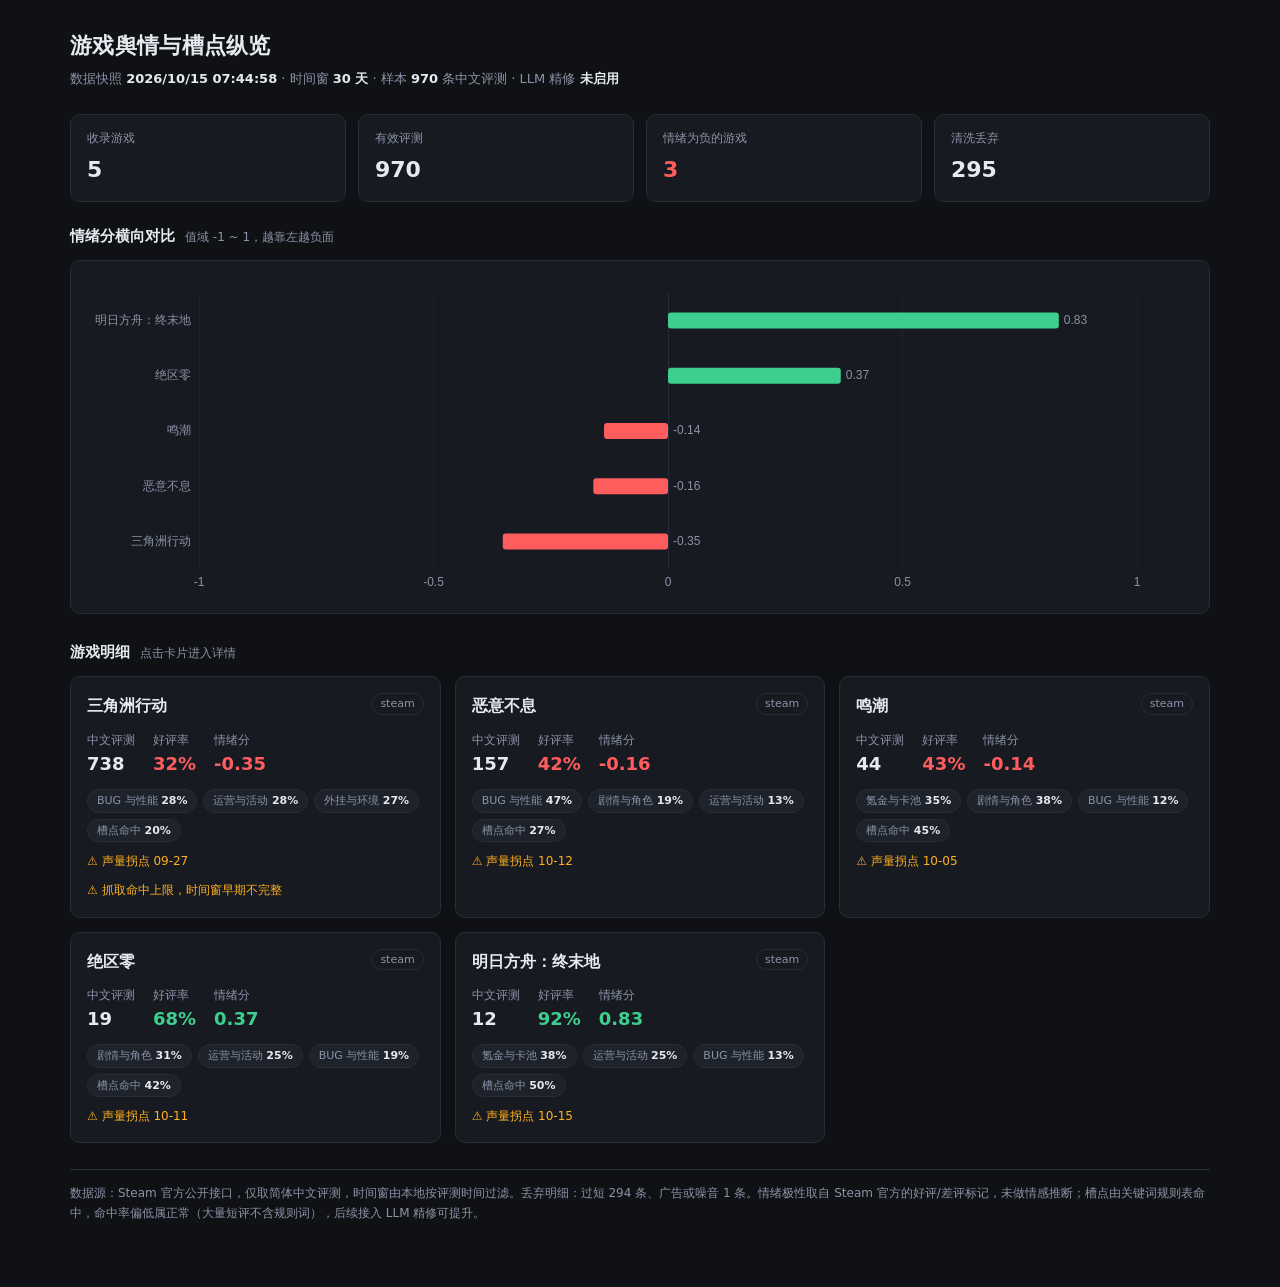
<file: site/index.html>
<!doctype html>
<html lang="zh-CN">
<head>
<meta charset="utf-8">
<meta name="viewport" content="width=device-width, initial-scale=1">
<title>游戏舆情与槽点纵览</title>
<link rel="stylesheet" href="assets/style.css">
<script src="assets/vendor/echarts.min.js"></script>
</head>
<body>
<div class="wrap">
  <div class="head">
    <h1>游戏舆情与槽点纵览</h1>
    <div class="sub" id="meta">加载中…</div>
  </div>

  <div class="stats" id="stats"></div>

  <div class="section">
    <h2>情绪分横向对比 <span class="hint">值域 -1 ~ 1，越靠左越负面</span></h2>
    <div class="panel"><div class="chart" id="sentimentChart"></div></div>
  </div>

  <div class="section">
    <h2>游戏明细 <span class="hint">点击卡片进入详情</span></h2>
    <div class="cards" id="cards"></div>
  </div>

  <div class="note" id="note"></div>
</div>

<script src="assets/app.js"></script>
<script>
function renderCard(game) {
  const scoreCls = scoreClass(game.sentiment_score);
  const positiveCls = game.positive_ratio >= 0.5 ? "pos" : "neg";
  const tags = game.top_categories
    .map((item) => `<span class="tag">${item.name} <b>${pct(item.ratio)}</b></span>`)
    .join("");
  const alarm = game.anomaly_days.length
    ? `<div class="alarm">⚠ 声量拐点 ${game.anomaly_days.map(formatDay).join("、")}</div>`
    : "";
  const capped = game.capped
    ? `<div class="alarm">⚠ 抓取命中上限，时间窗早期不完整</div>`
    : "";

  return `<a class="card" href="game.html?slug=${encodeURIComponent(game.slug)}">
    <div class="top">
      <div class="name">${game.name}</div>
      <div class="src">${game.source}</div>
    </div>
    <div class="nums">
      <div>中文评测<b>${game.comment_count}</b></div>
      <div>好评率<b class="${positiveCls}">${pct(game.positive_ratio)}</b></div>
      <div>情绪分<b class="${scoreCls}">${game.sentiment_score.toFixed(2)}</b></div>
    </div>
    <div class="tags">${tags}<span class="tag">槽点命中 <b>${pct(game.tagged_ratio)}</b></span></div>
    ${alarm}
    ${capped}
  </a>`;
}

function renderChart(games) {
  const rows = [...games].sort((a, b) => a.sentiment_score - b.sentiment_score);
  const chart = mountChart("sentimentChart");
  chart.setOption({
    tooltip: Object.assign({ trigger: "axis", axisPointer: { type: "shadow" } }, TOOLTIP),
    grid: { left: 8, right: 56, top: 16, bottom: 8, containLabel: true },
    xAxis: valueAxis({ min: -1, max: 1, splitLine: AXIS_SPLIT }),
    yAxis: categoryAxis(rows.map((item) => item.name)),
    series: [{
      type: "bar",
      barWidth: 16,
      data: rows.map((item) => ({
        value: item.sentiment_score,
        itemStyle: { color: item.sentiment_score < 0 ? COLORS.neg : COLORS.pos, borderRadius: 3 },
      })),
      label: {
        show: true, position: "right", color: COLORS.muted,
        formatter: (params) => params.value.toFixed(2),
      },
    }],
  });
  window.addEventListener("resize", () => chart.resize());
}

(async () => {
  try {
    const data = await loadJson("overview.json");

    document.getElementById("meta").innerHTML =
      `数据快照 <b>${new Date(data.generated_at).toLocaleString("zh-CN", { hour12: false })}</b>`
      + ` · 时间窗 <b>${data.window_days} 天</b>`
      + ` · 样本 <b>${data.review_total}</b> 条中文评测`
      + ` · LLM 精修 <b>${data.llm_refined ? "已启用" : "未启用"}</b>`;

    const negativeLeaning = data.games.filter((item) => item.sentiment_score < 0).length;
    const dropped = Object.values(data.dropped || {}).reduce((sum, n) => sum + n, 0);

    document.getElementById("stats").innerHTML = [
      statCard("收录游戏", data.games.length),
      statCard("有效评测", data.review_total),
      statCard("情绪为负的游戏", negativeLeaning, negativeLeaning > data.games.length / 2 ? "neg" : ""),
      statCard("清洗丢弃", dropped),
    ].join("");

    renderChart(data.games);
    document.getElementById("cards").innerHTML = data.games.map(renderCard).join("");

    document.getElementById("note").innerHTML =
      `数据源：Steam 官方公开接口，仅取简体中文评测，时间窗由本地按评测时间过滤。`
      + `丢弃明细：${Object.entries(data.dropped || {}).map(([k, v]) => `${k} ${v} 条`).join("、") || "无"}。`
      + `情绪极性取自 Steam 官方的好评/差评标记，未做情感推断；槽点由关键词规则表命中，`
      + `命中率偏低属正常（大量短评不含规则词），后续接入 LLM 精修可提升。`;
  } catch (error) {
    showError("cards", error);
    document.getElementById("meta").textContent = "加载失败";
  }
})();
</script>
</body>
</html>
</file>
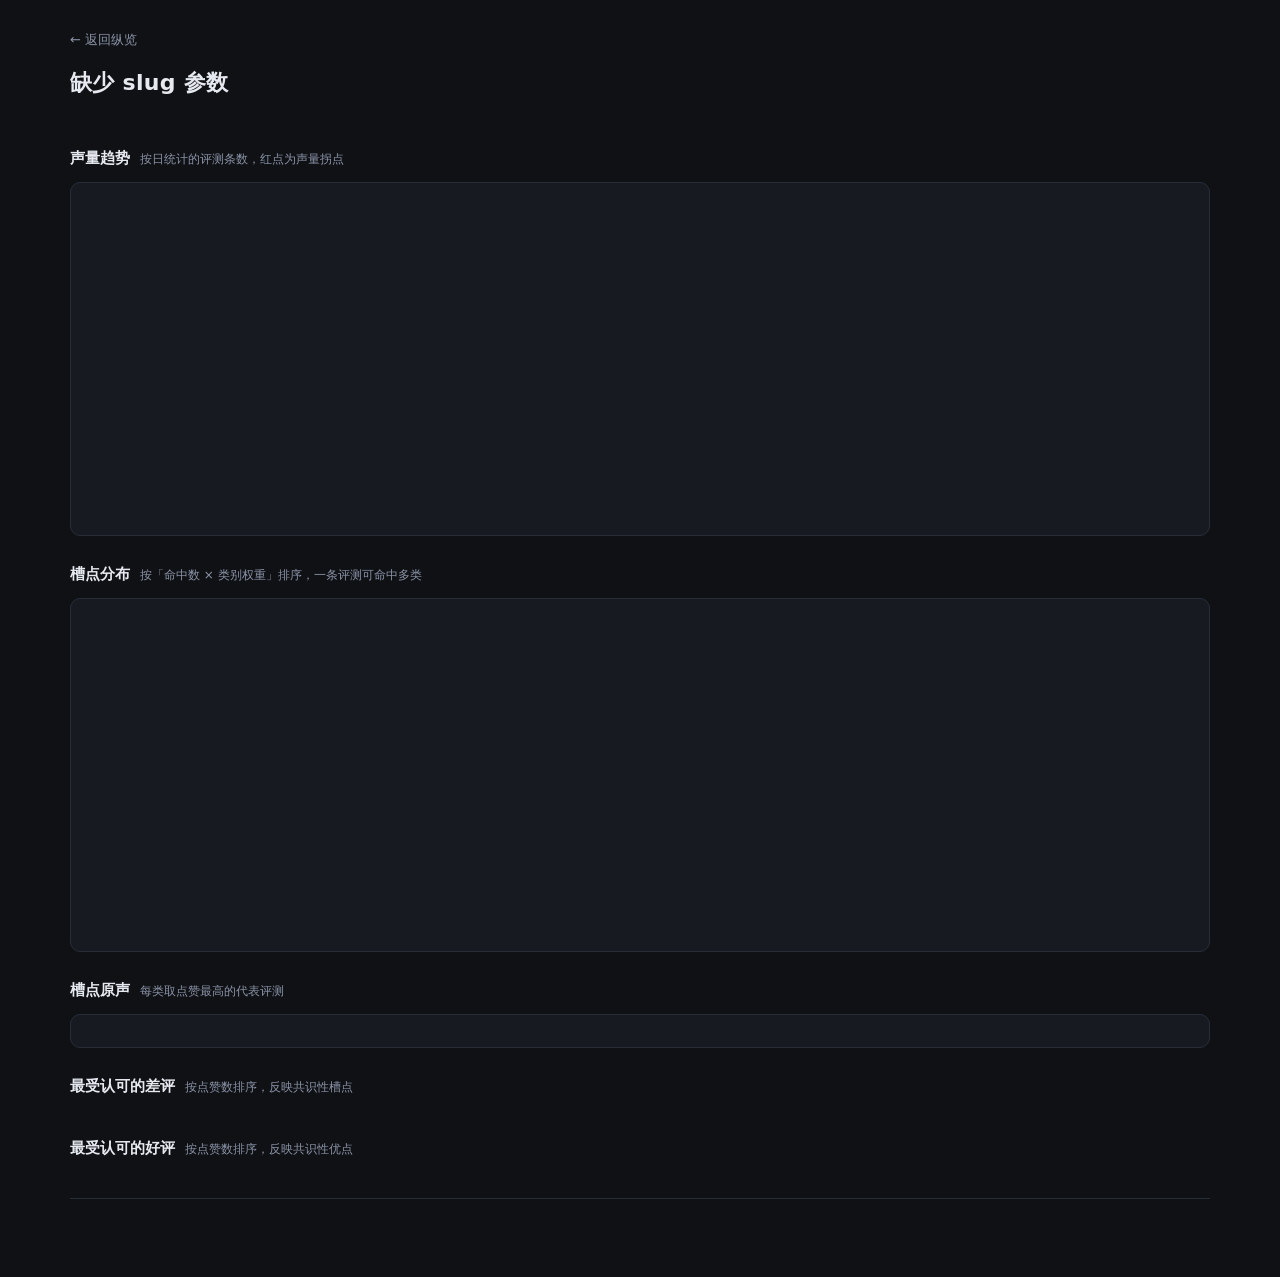
<file: site/game.html>
<!doctype html>
<html lang="zh-CN">
<head>
<meta charset="utf-8">
<meta name="viewport" content="width=device-width, initial-scale=1">
<title>游戏详情 · 舆情与槽点</title>
<link rel="stylesheet" href="assets/style.css">
<script src="assets/vendor/echarts.min.js"></script>
</head>
<body>
<div class="wrap">
  <a class="back" href="index.html">← 返回纵览</a>

  <div class="head">
    <h1 id="title">加载中…</h1>
    <div class="sub" id="meta"></div>
  </div>

  <div class="stats" id="stats"></div>

  <div class="section">
    <h2>声量趋势 <span class="hint">按日统计的评测条数，红点为声量拐点</span></h2>
    <div class="panel"><div class="chart" id="trendChart"></div></div>
  </div>

  <div class="section">
    <h2>槽点分布 <span class="hint">按「命中数 × 类别权重」排序，一条评测可命中多类</span></h2>
    <div class="panel"><div class="chart" id="categoryChart"></div></div>
  </div>

  <div class="section">
    <h2>槽点原声 <span class="hint">每类取点赞最高的代表评测</span></h2>
    <div class="panel" id="categoryDetails"></div>
  </div>

  <div class="section">
    <h2>最受认可的差评 <span class="hint">按点赞数排序，反映共识性槽点</span></h2>
    <div class="reviews" id="topNegative"></div>
  </div>

  <div class="section">
    <h2>最受认可的好评 <span class="hint">按点赞数排序，反映共识性优点</span></h2>
    <div class="reviews" id="topPositive"></div>
  </div>

  <div class="note" id="note"></div>
</div>

<script src="assets/app.js"></script>
<script>
function renderReview(review, categoryNames) {
  const cls = review.voted_up ? "pos" : "neg";
  const tags = (review.categories || [])
    .map((id) => `<span class="tag">${categoryNames[id] || id}</span>`)
    .join(" ");
  return `<div class="review ${cls}">
    <div class="meta">
      <span>${review.voted_up ? "好评" : "差评"}</span>
      <span>👍 ${review.votes_up}</span>
      <span>游玩 ${review.playtime_hours} 小时</span>
      <span>${formatTime(review.created_at)}</span>
    </div>
    <div class="text">${review.text}</div>
    <div class="taglist">${tags}</div>
  </div>`;
}

function renderTrend(game) {
  const anomaly = new Set(game.anomaly_days);
  const labels = game.daily.map((item) => formatDate(item.date));
  const chart = mountChart("trendChart");

  chart.setOption({
    tooltip: Object.assign({ trigger: "axis" }, TOOLTIP),
    grid: { left: 8, right: 24, top: 24, bottom: 8, containLabel: true },
    xAxis: categoryAxis(labels),
    yAxis: valueAxis(),
    series: [
      {
        name: "评测条数",
        type: "line",
        smooth: true,
        symbol: "none",
        data: game.daily.map((item) => item.count),
        lineStyle: { color: COLORS.accent, width: 2 },
        areaStyle: { color: "rgba(76,141,255,.12)" },
      },
      {
        name: "声量拐点",
        type: "scatter",
        symbolSize: 10,
        data: game.daily
          .map((item, index) => (anomaly.has(item.date) ? [index, item.count] : null))
          .filter(Boolean),
        itemStyle: { color: COLORS.neg },
      },
    ],
  });
  window.addEventListener("resize", () => chart.resize());
}

function renderCategories(game, categoryNames) {
  const rows = game.categories;
  if (!rows.length) {
    document.getElementById("categoryChart").outerHTML = '<div class="empty">没有任何评测命中槽点关键词。</div>';
    document.getElementById("categoryDetails").innerHTML = '<div class="empty">无数据</div>';
    return;
  }

  const chart = mountChart("categoryChart");
  chart.setOption({
    tooltip: Object.assign({ trigger: "axis", axisPointer: { type: "shadow" } }, TOOLTIP),
    grid: { left: 8, right: 48, top: 16, bottom: 8, containLabel: true },
    xAxis: valueAxis(),
    yAxis: categoryAxis(rows.map((row) => row.name)),
    series: [{
      type: "bar",
      barWidth: 16,
      data: rows.map((row) => ({
        value: row.count,
        itemStyle: { color: COLORS.accent, borderRadius: 3 },
      })),
      label: { show: true, position: "right", color: COLORS.muted, formatter: (p) => `${p.value} 条` },
    }],
  });
  window.addEventListener("resize", () => chart.resize());

  document.getElementById("categoryDetails").innerHTML = rows.map((row) => `
    <div class="taglist">
      <h3>${row.name} <span>命中 ${row.count} 条 · 占已打标 ${pct(row.ratio)} · 权重分 ${row.score}</span></h3>
      <div class="reviews">${row.examples.map((review) => renderReview(review, categoryNames)).join("")}</div>
    </div>`).join("");
}

function renderList(targetId, reviews, categoryNames, emptyText) {
  const node = document.getElementById(targetId);
  node.innerHTML = reviews.length
    ? reviews.map((review) => renderReview(review, categoryNames)).join("")
    : `<div class="empty">${emptyText}</div>`;
}

(async () => {
  const slug = new URLSearchParams(location.search).get("slug");
  if (!slug) {
    document.getElementById("title").textContent = "缺少 slug 参数";
    return;
  }

  try {
    const game = await loadJson(`games/${encodeURIComponent(slug)}.json`);

    document.title = `${game.name} · 舆情与槽点`;
    document.getElementById("title").textContent = `${game.name} 舆情与槽点`;
    document.getElementById("meta").innerHTML =
      `数据源 <b>${game.source}</b>`
      + (game.steam_appid ? ` · appid <b>${game.steam_appid}</b>` : "")
      + ` · 时间窗 <b>${game.window_days} 天</b>`;

    const scoreCls = scoreClass(game.sentiment_score);
    document.getElementById("stats").innerHTML = [
      statCard("有效评测", game.comment_count),
      statCard("好评率", pct(game.positive_ratio), game.positive_ratio >= 0.5 ? "pos" : "neg"),
      statCard("情绪分", game.sentiment_score.toFixed(2), scoreCls),
      statCard("槽点命中率", pct(game.tagged_ratio)),
    ].join("");

    const categoryNames = Object.fromEntries(game.categories.map((row) => [row.id, row.name]));

    renderTrend(game);
    renderCategories(game, categoryNames);
    renderList("topNegative", game.top_negative, categoryNames, "没有差评样本。");
    renderList("topPositive", game.top_positive, categoryNames, "没有好评样本。");

    document.getElementById("note").innerHTML =
      `共抓取 ${game.comment_count} 条有效评测，其中差评 ${game.negative_count} 条、好评 ${game.positive_count} 条。`
      + `情绪极性来自 Steam 官方好评/差评标记，非模型推断。`
      + (game.anomaly_days.length
        ? `声量拐点：${game.anomaly_days.map(formatDay).join("、")}。`
        : "时间窗内未检测到声量拐点。")
      + (game.fetch_stop_reason === "cap"
        ? `<b>注意：</b>本轮抓取命中条数上限，时间窗早期日期的「0 条」是没有抓到，不代表当天没有评测；调大 config/settings.yaml 里的 max_comments_per_game 可消除该偏差。`
        : `本轮抓取${game.fetch_stop_reason === "window_edge" ? "已翻到时间窗边界" : "已取完该语言全部评测"}，时间窗内数据完整。`)
      + `评测作者身份已做哈希假名化，原始账号信息不落盘。`;
  } catch (error) {
    document.getElementById("title").textContent = "加载失败";
    showError("topPositive", error);
  }
})();
</script>
</body>
</html>
</file>
<file: site/assets/style.css>
:root {
  --bg: #0f1115;
  --panel: #171a21;
  --panel-2: #1e222b;
  --border: #272c37;
  --text: #e6e9ef;
  --muted: #8b93a7;
  --accent: #4c8dff;
  --pos: #3ecf8e;
  --neg: #ff5d5d;
  --warn: #ffb020;
  --radius: 10px;
}

* { box-sizing: border-box; }

body {
  margin: 0;
  background: var(--bg);
  color: var(--text);
  font: 14px/1.6 "Segoe UI", "PingFang SC", "Microsoft YaHei", system-ui, sans-serif;
  -webkit-font-smoothing: antialiased;
}

.wrap { max-width: 1180px; margin: 0 auto; padding: 28px 20px 64px; }

a { color: var(--accent); text-decoration: none; }
a:hover { text-decoration: underline; }

/* ---------- 头部 ---------- */

.head { margin-bottom: 24px; }
.head h1 { margin: 0 0 6px; font-size: 22px; letter-spacing: .3px; }
.head .sub { color: var(--muted); font-size: 13px; }
.head .sub b { color: var(--text); font-weight: 600; }

.back { display: inline-block; margin-bottom: 14px; font-size: 13px; color: var(--muted); }

/* ---------- 指标条 ---------- */

.stats {
  display: grid;
  grid-template-columns: repeat(auto-fit, minmax(150px, 1fr));
  gap: 12px;
  margin-bottom: 22px;
}

.stat {
  background: var(--panel);
  border: 1px solid var(--border);
  border-radius: var(--radius);
  padding: 14px 16px;
}
.stat .k { color: var(--muted); font-size: 12px; margin-bottom: 4px; }
.stat .v { font-size: 22px; font-weight: 600; font-variant-numeric: tabular-nums; }
.stat .v.pos { color: var(--pos); }
.stat .v.neg { color: var(--neg); }

/* ---------- 区块与面板 ---------- */

.section { margin-bottom: 26px; }
.section > h2 {
  font-size: 15px; margin: 0 0 12px; font-weight: 600;
  display: flex; align-items: baseline; gap: 10px;
}
.section > h2 .hint { font-size: 12px; color: var(--muted); font-weight: 400; }

.panel {
  background: var(--panel);
  border: 1px solid var(--border);
  border-radius: var(--radius);
  padding: 16px;
}

.chart { width: 100%; height: 320px; }
.chart.tall { height: 420px; }

/* ---------- 游戏卡片 ---------- */

.cards { display: grid; grid-template-columns: repeat(auto-fill, minmax(320px, 1fr)); gap: 14px; }

.card {
  display: block;
  background: var(--panel);
  border: 1px solid var(--border);
  border-radius: var(--radius);
  padding: 16px;
  color: inherit;
  transition: border-color .15s, transform .15s;
}
.card:hover { border-color: var(--accent); transform: translateY(-2px); text-decoration: none; }

.card .top { display: flex; justify-content: space-between; align-items: flex-start; gap: 10px; }
.card .name { font-size: 16px; font-weight: 600; }
.card .src { font-size: 11px; color: var(--muted); border: 1px solid var(--border); border-radius: 999px; padding: 1px 8px; }

.card .nums { display: flex; gap: 18px; margin: 12px 0 10px; }
.card .nums div { font-size: 12px; color: var(--muted); }
.card .nums b { display: block; font-size: 18px; color: var(--text); font-variant-numeric: tabular-nums; }
.card .nums b.pos { color: var(--pos); }
.card .nums b.neg { color: var(--neg); }

.tags { display: flex; flex-wrap: wrap; gap: 6px; }
.tag {
  font-size: 11px; color: var(--muted);
  background: var(--panel-2); border: 1px solid var(--border);
  border-radius: 999px; padding: 2px 9px;
}
.tag b { color: var(--text); font-weight: 600; }

.alarm { margin-top: 10px; font-size: 12px; color: var(--warn); }

/* ---------- 评论列表 ---------- */

.reviews { display: grid; gap: 10px; }

.review {
  background: var(--panel-2);
  border: 1px solid var(--border);
  border-left: 3px solid var(--border);
  border-radius: 8px;
  padding: 11px 14px;
}
.review.neg { border-left-color: var(--neg); }
.review.pos { border-left-color: var(--pos); }
.review .meta { display: flex; flex-wrap: wrap; gap: 12px; font-size: 11px; color: var(--muted); margin-bottom: 6px; }
.review .text { white-space: pre-wrap; word-break: break-word; }

.taglist { margin-top: 14px; }
.taglist h3 { font-size: 13px; margin: 0 0 8px; font-weight: 600; }
.taglist h3 span { color: var(--muted); font-weight: 400; font-size: 12px; }

/* ---------- 其他 ---------- */

.note {
  font-size: 12px; color: var(--muted);
  border-top: 1px solid var(--border); margin-top: 26px; padding-top: 14px;
}
.empty { color: var(--muted); font-size: 13px; padding: 12px 0; }
</file>
